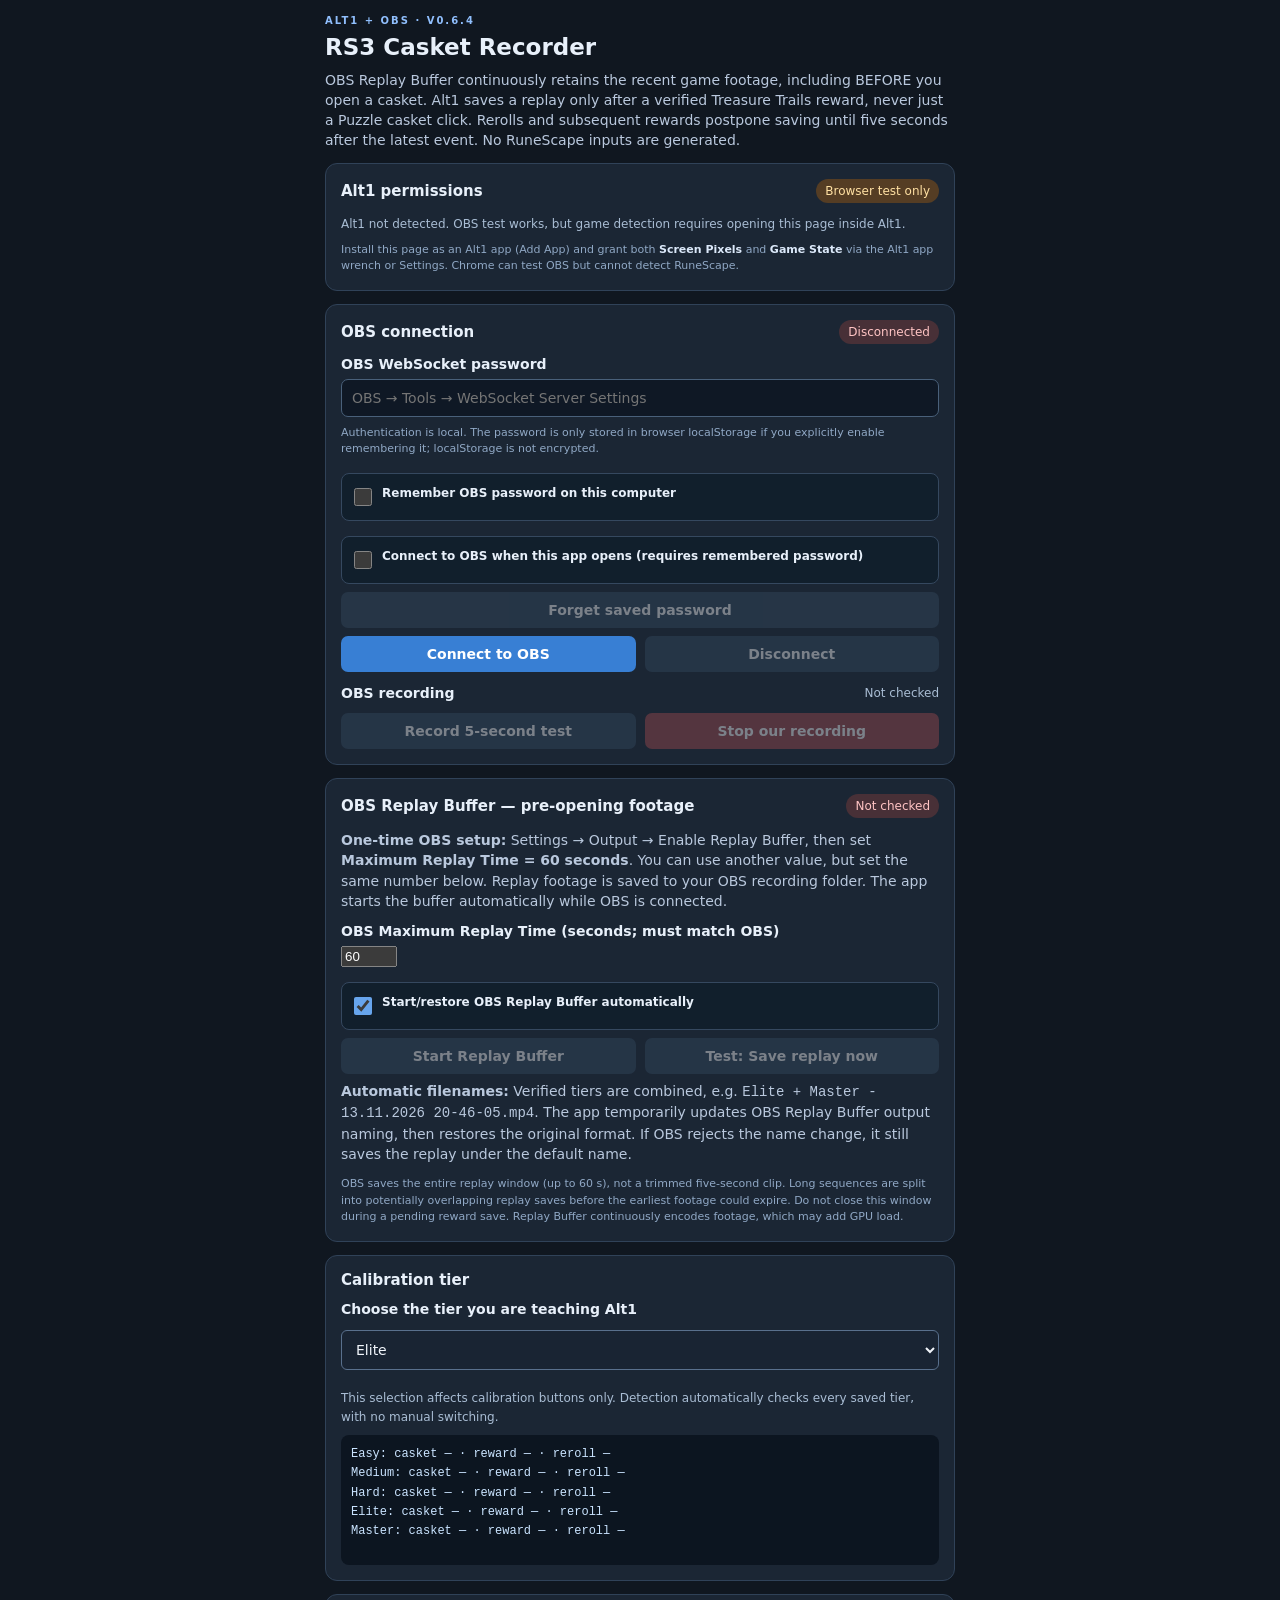
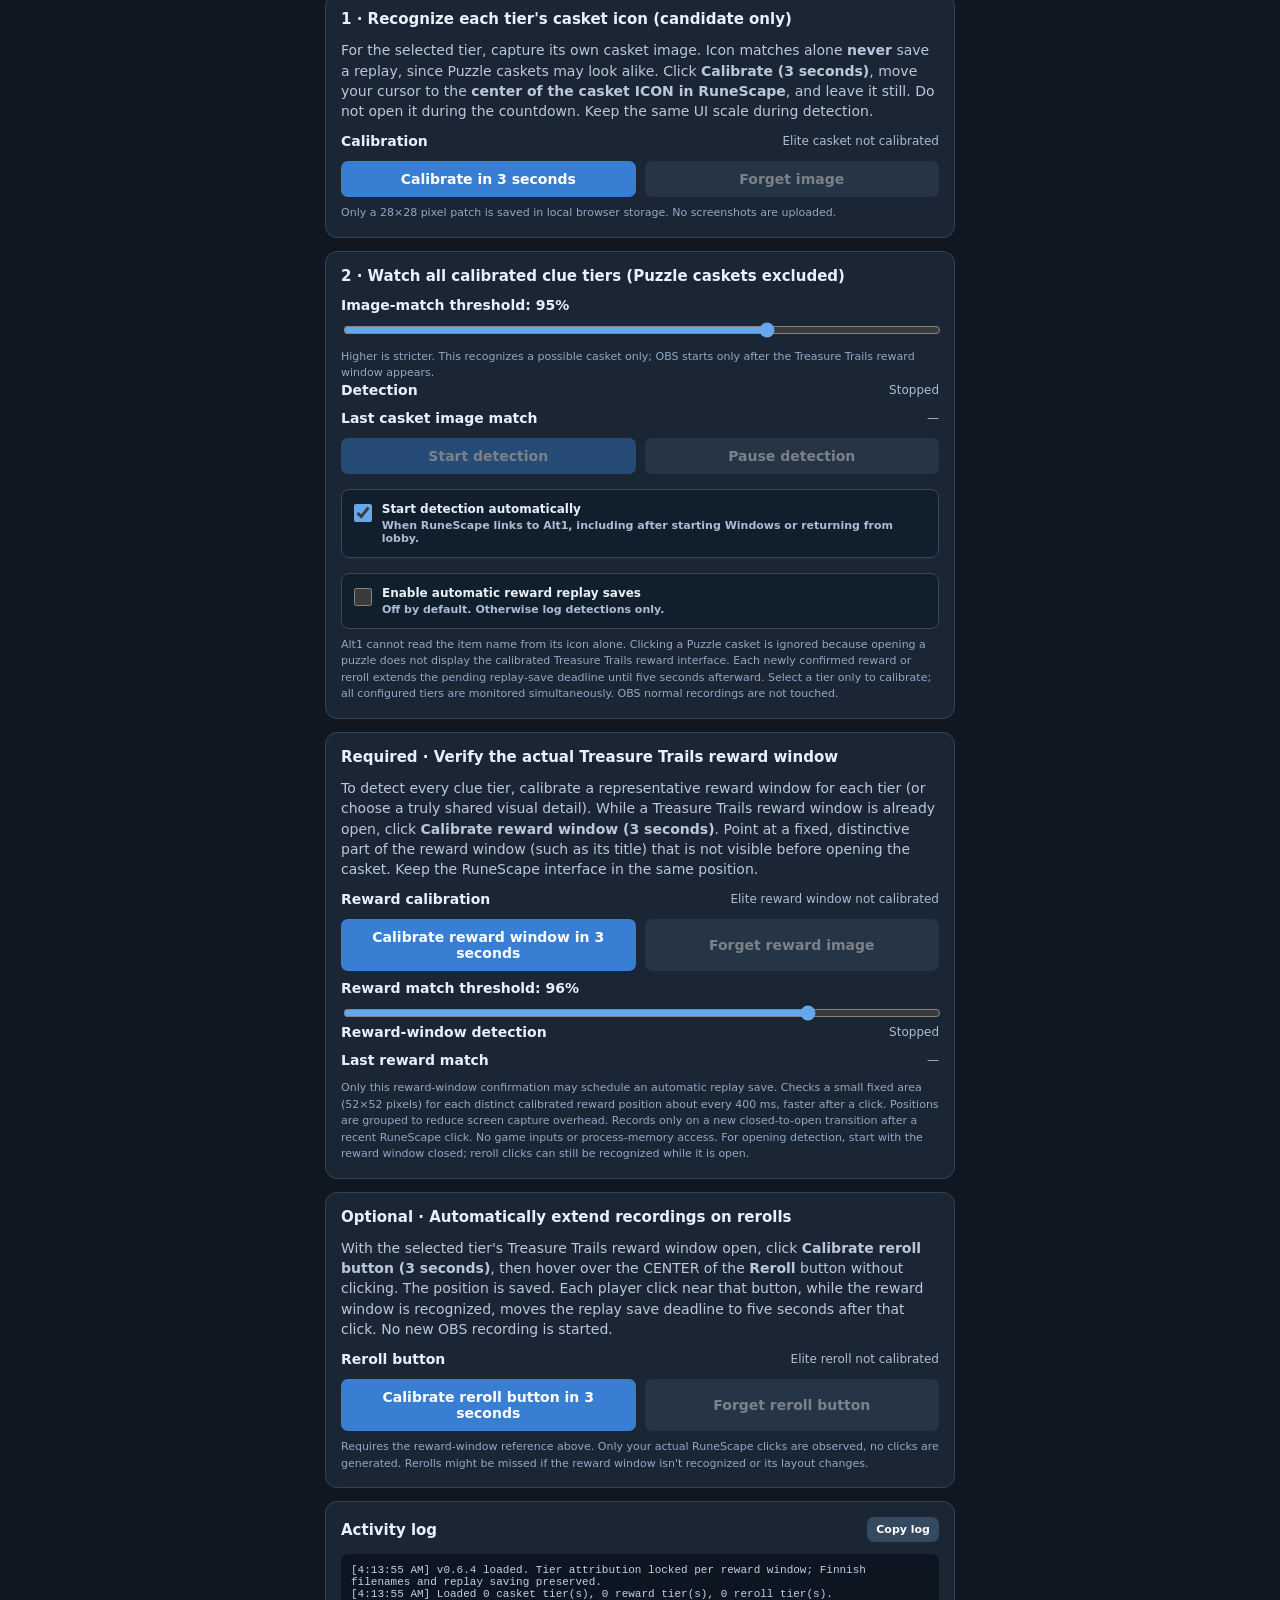
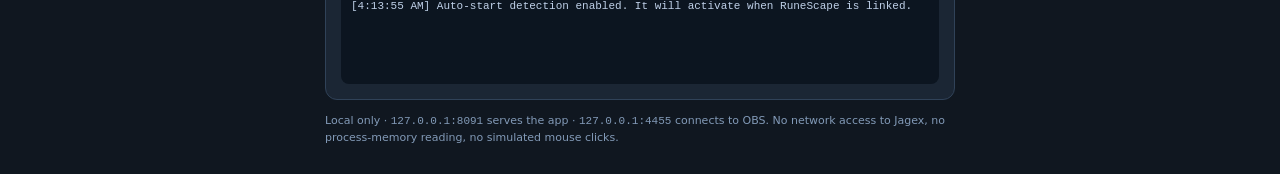
<file: index.html>
<!doctype html>
<!-- launcher-build-v0.6.4 -->
<html lang="en">
<head>
  <meta charset="utf-8">
  <meta name="viewport" content="width=device-width, initial-scale=1">
  <meta http-equiv="Content-Security-Policy" content="default-src 'self'; connect-src 'self' ws://127.0.0.1:4455; script-src 'self'; style-src 'self'; img-src 'self' data:; base-uri 'none'; form-action 'none'">
  <title>RS3 OBS Casket Recorder · v0.6.4</title>
  <link rel="icon" href="icon.png"><link rel="stylesheet" href="style-v0.6.4.css">
  <script src="detector-v0.6.4.js" defer></script><script src="app-v0.6.4.js" defer></script>
</head>
<body>
<main>
  <header>
    <div class="eyebrow">ALT1 + OBS · V0.6.4</div>
    <h1>RS3 Casket Recorder</h1>
    <p>OBS Replay Buffer continuously retains the recent game footage, including BEFORE you open a casket. Alt1 saves a replay only after a verified Treasure Trails reward, never just a Puzzle casket click. Rerolls and subsequent rewards postpone saving until five seconds after the latest event. No RuneScape inputs are generated.</p>
  </header>
  <section class="panel">
    <div class="statusline"><h2>Alt1 permissions</h2><span id="altstatus" class="status disconnected">Checking…</span></div>
    <div id="permissions" class="muted compact">Checking screen-pixel and game-state permissions…</div>
    <small>Install this page as an Alt1 app (Add App) and grant both <strong>Screen Pixels</strong> and <strong>Game State</strong> via the Alt1 app wrench or Settings. Chrome can test OBS but cannot detect RuneScape.</small>
  </section>
  <section class="panel">
    <div class="statusline"><h2>OBS connection</h2><span id="status" class="status disconnected">Disconnected</span></div>
    <label for="password">OBS WebSocket password</label>
    <input type="password" id="password" autocomplete="off" placeholder="OBS → Tools → WebSocket Server Settings">
    <small>Authentication is local. The password is only stored in browser localStorage if you explicitly enable remembering it; localStorage is not encrypted.</small>
    <label class="checkrow"><input type="checkbox" id="rememberPassword"> <span>Remember OBS password on this computer</span></label>
    <label class="checkrow"><input type="checkbox" id="autoConnect"> <span>Connect to OBS when this app opens (requires remembered password)</span></label>
    <div class="buttons"><button id="forgetPassword" class="secondary">Forget saved password</button></div>
    <div class="buttons"><button id="connect">Connect to OBS</button><button id="disconnect" class="secondary" disabled>Disconnect</button></div>
    <div class="statusline statusafter"><strong>OBS recording</strong><span id="recordState" class="muted">Not checked</span></div>
    <div class="buttons"><button id="test" class="secondary" disabled>Record 5-second test</button><button id="stop" class="danger" disabled>Stop our recording</button></div>
  </section>
  <section class="panel">
    <div class="statusline"><h2>OBS Replay Buffer — pre-opening footage</h2><span id="bufferStatus" class="status disconnected">Not checked</span></div>
    <p><strong>One-time OBS setup:</strong> Settings → Output → Enable Replay Buffer, then set <strong>Maximum Replay Time = 60 seconds</strong>. You can use another value, but set the same number below. Replay footage is saved to your OBS recording folder. The app starts the buffer automatically while OBS is connected.</p>
    <label for="replaySeconds">OBS Maximum Replay Time (seconds; must match OBS)</label>
    <input id="replaySeconds" type="number" min="20" max="180" step="1" value="60">
    <label class="checkrow"><input id="autoBuffer" type="checkbox" checked> <span>Start/restore OBS Replay Buffer automatically</span></label>
    <div class="buttons"><button id="bufferStart" class="secondary" disabled>Start Replay Buffer</button><button id="bufferSaveTest" class="secondary" disabled>Test: Save replay now</button></div>
    <p><strong>Automatic filenames:</strong> Verified tiers are combined, e.g. <code>Elite + Master - 13.11.2026 20-46-05.mp4</code>. The app temporarily updates OBS Replay Buffer output naming, then restores the original format. If OBS rejects the name change, it still saves the replay under the default name.</p>
    <small>OBS saves the entire replay window (up to 60 s), not a trimmed five-second clip. Long sequences are split into potentially overlapping replay saves before the earliest footage could expire. Do not close this window during a pending reward save. Replay Buffer continuously encodes footage, which may add GPU load.</small>
  </section>
  <section class="panel">
    <h2>Calibration tier</h2>
    <label for="tierSelect">Choose the tier you are teaching Alt1</label>
    <select id="tierSelect">
      <option value="easy">Easy</option><option value="medium">Medium</option><option value="hard">Hard</option><option value="elite" selected>Elite</option><option value="master">Master</option>
    </select>
    <p class="muted compact">This selection affects calibration buttons only. Detection automatically checks every saved tier, with no manual switching.</p>
    <pre id="tierSummary" class="tier-summary">Loading saved tier calibrations…</pre>
  </section>
  <section class="panel">
    <h2>1 · Recognize each tier's casket icon (candidate only)</h2>
    <p>For the selected tier, capture its own casket image. Icon matches alone <strong>never</strong> save a replay, since Puzzle caskets may look alike. Click <strong>Calibrate (3 seconds)</strong>, move your cursor to the <strong>center of the casket ICON in RuneScape</strong>, and leave it still. Do not open it during the countdown. Keep the same UI scale during detection.</p>
    <div class="statusline"><strong>Calibration</strong><span id="calstatus" class="muted">Not calibrated</span></div>
    <div class="buttons"><button id="calibrate">Calibrate in 3 seconds</button><button id="clear" class="secondary">Forget image</button></div>
    <small>Only a 28×28 pixel patch is saved in local browser storage. No screenshots are uploaded.</small>
  </section>
  <section class="panel">
    <h2>2 · Watch all calibrated clue tiers (Puzzle caskets excluded)</h2>
    <label for="threshold">Image-match threshold: <output id="thresholdNumber">95%</output></label>
    <input id="threshold" type="range" min="85" max="99" step="1" value="95">
    <small>Higher is stricter. This recognizes a possible casket only; OBS starts only after the Treasure Trails reward window appears.</small>
    <div class="statusline"><strong>Detection</strong><span id="detectStatus" class="muted">Stopped</span></div>
    <div class="statusline"><strong>Last casket image match</strong><span id="confidence" class="muted">—</span></div>
    <div class="buttons"><button id="watch">Start detection</button><button id="unwatch" class="secondary" disabled>Pause detection</button></div>
    <label class="checkrow"><input id="autoWatch" type="checkbox" checked> <span><strong>Start detection automatically</strong> <span class="muted">When RuneScape links to Alt1, including after starting Windows or returning from lobby.</span></span></label>
    <label class="checkrow"><input id="liveRecord" type="checkbox"> <span><strong>Enable automatic reward replay saves</strong> <span class="muted">Off by default. Otherwise log detections only.</span></span></label>
    <small>Alt1 cannot read the item name from its icon alone. Clicking a Puzzle casket is ignored because opening a puzzle does not display the calibrated Treasure Trails reward interface. Each newly confirmed reward or reroll extends the pending replay-save deadline until five seconds afterward. Select a tier only to calibrate; all configured tiers are monitored simultaneously. OBS normal recordings are not touched.</small>
  </section>
  <section class="panel">
    <h2>Required · Verify the actual Treasure Trails reward window</h2>
    <p>To detect every clue tier, calibrate a representative reward window for each tier (or choose a truly shared visual detail). While a Treasure Trails reward window is already open, click <strong>Calibrate reward window (3 seconds)</strong>. Point at a fixed, distinctive part of the reward window (such as its title) that is not visible before opening the casket. Keep the RuneScape interface in the same position.</p>
    <div class="statusline"><strong>Reward calibration</strong><span id="rewardStatus" class="muted">Not calibrated</span></div>
    <div class="buttons"><button id="rewardCalibrate">Calibrate reward window in 3 seconds</button><button id="rewardClear" class="secondary">Forget reward image</button></div>
    <label for="rewardThreshold">Reward match threshold: <output id="rewardThresholdNumber">96%</output></label>
    <input type="range" id="rewardThreshold" min="85" max="99" value="96" step="1">
    <div class="statusline"><strong>Reward-window detection</strong><span class="muted" id="rewardDetectStatus">Stopped</span></div><div class="statusline"><strong>Last reward match</strong><span class="muted" id="rewardConfidence">—</span></div>
    <small>Only this reward-window confirmation may schedule an automatic replay save. Checks a small fixed area (52×52 pixels) for each distinct calibrated reward position about every 400 ms, faster after a click. Positions are grouped to reduce screen capture overhead. Records only on a new closed-to-open transition after a recent RuneScape click. No game inputs or process-memory access. For opening detection, start with the reward window closed; reroll clicks can still be recognized while it is open.</small>
  </section>
  <section class="panel">
    <h2>Optional · Automatically extend recordings on rerolls</h2>
    <p>With the selected tier's Treasure Trails reward window open, click <strong>Calibrate reroll button (3 seconds)</strong>, then hover over the CENTER of the <strong>Reroll</strong> button without clicking. The position is saved. Each player click near that button, while the reward window is recognized, moves the replay save deadline to five seconds after that click. No new OBS recording is started.</p>
    <div class="statusline"><strong>Reroll button</strong><span class="muted" id="rerollStatus">Not calibrated</span></div>
    <div class="buttons"><button id="rerollCalibrate">Calibrate reroll button in 3 seconds</button><button id="rerollClear" class="secondary">Forget reroll button</button></div>
    <small>Requires the reward-window reference above. Only your actual RuneScape clicks are observed, no clicks are generated. Rerolls might be missed if the reward window isn't recognized or its layout changes.</small>
  </section>
  <section class="panel">
    <div class="statusline"><h2>Activity log</h2><button id="copy" class="secondary small">Copy log</button></div>
    <pre id="log" aria-live="polite"></pre>
  </section>
  <footer>Local only · <code>127.0.0.1:8091</code> serves the app · <code>127.0.0.1:4455</code> connects to OBS. No network access to Jagex, no process-memory reading, no simulated mouse clicks.</footer>
</main>
</body></html>
</file>
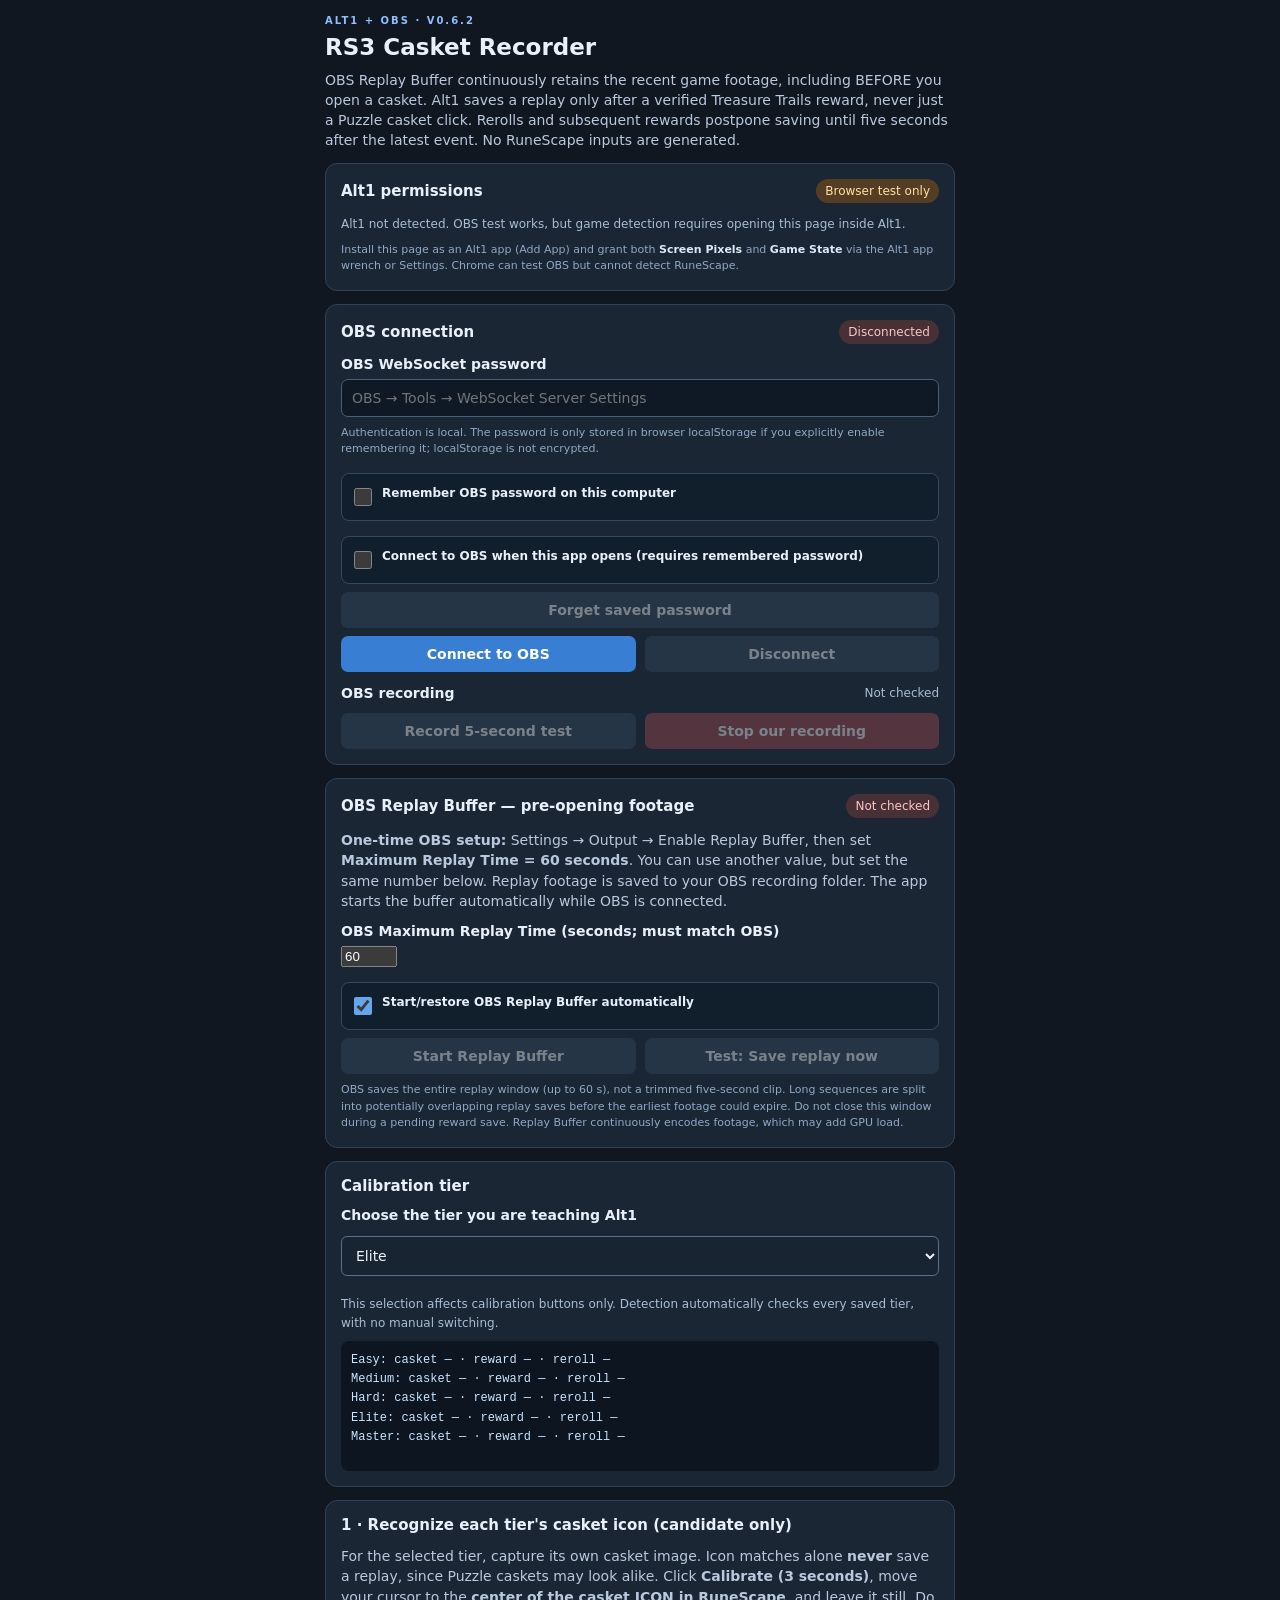
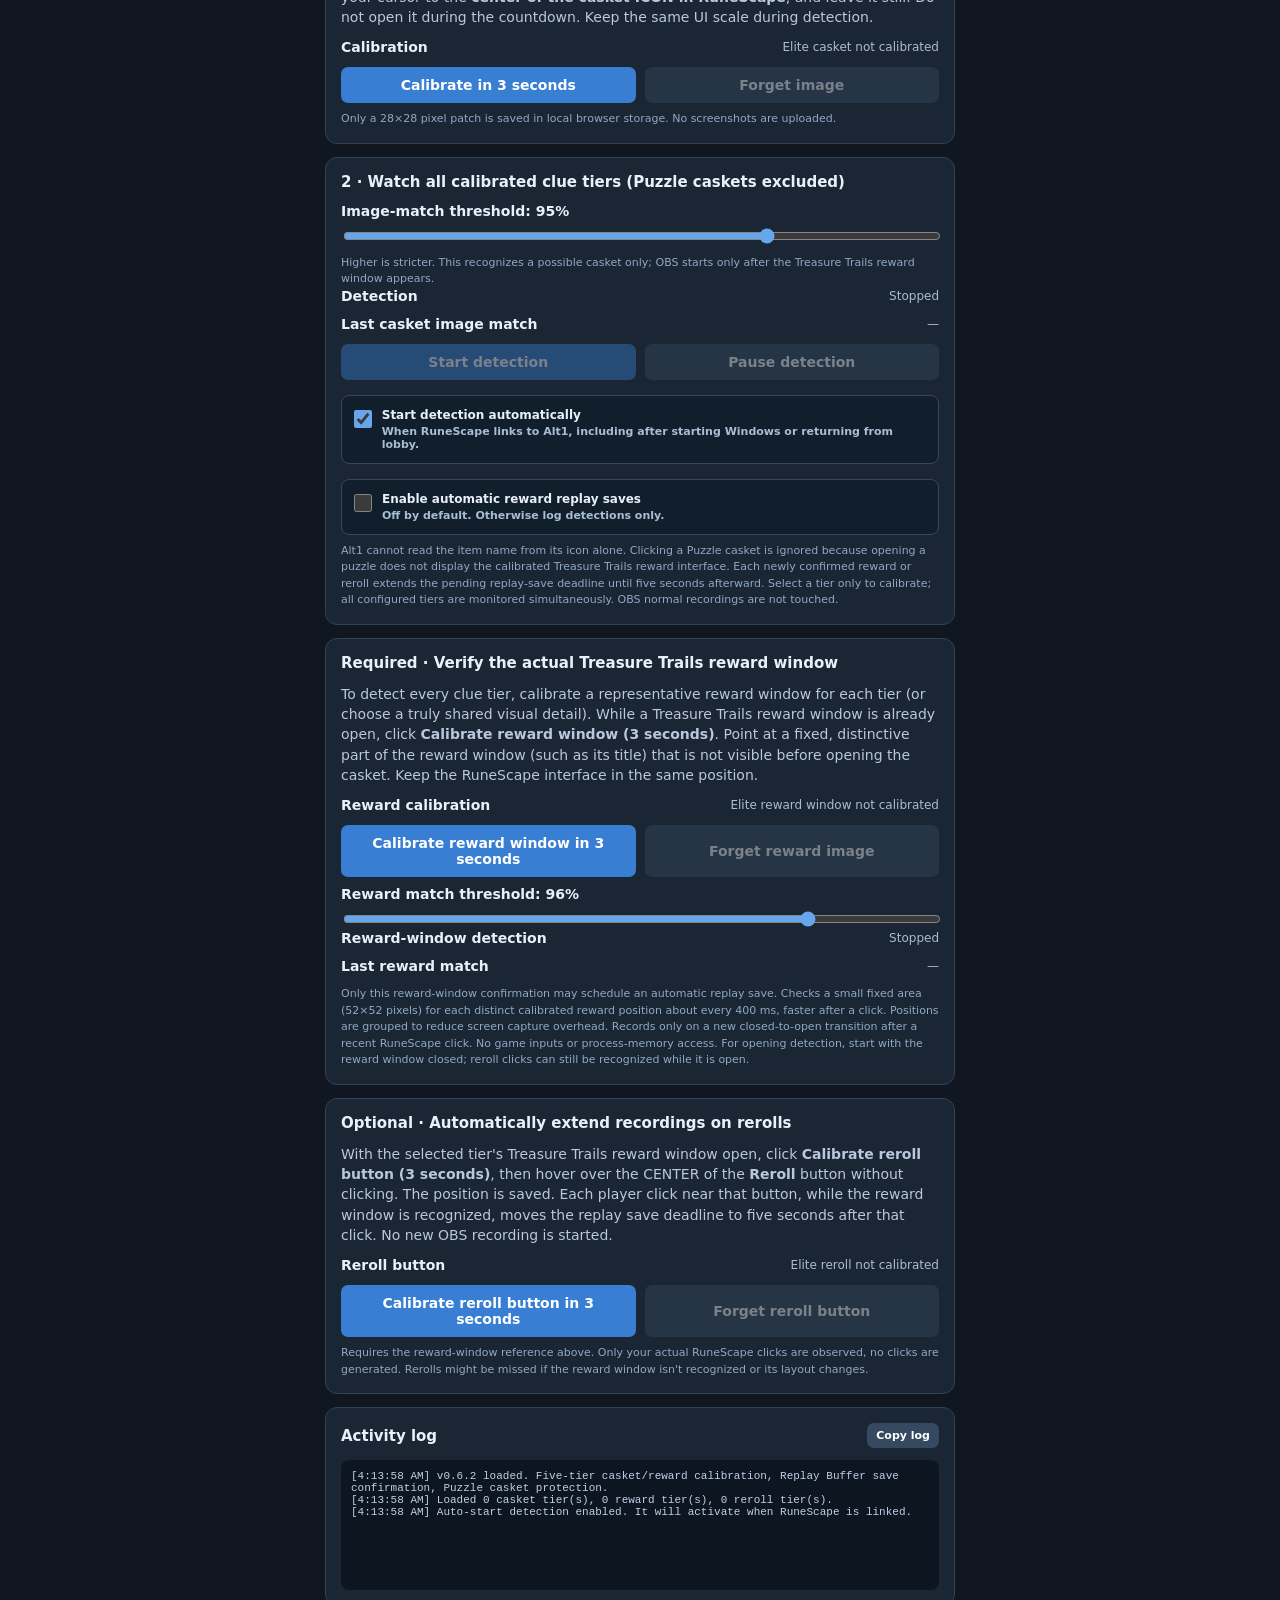
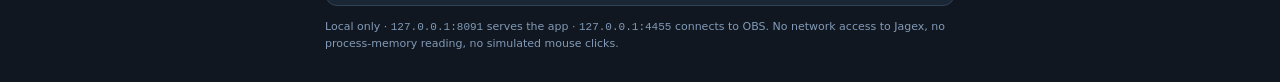
<file: recorder-v0.6.2.html>
<!doctype html>
<!-- launcher-build-v0.6.2 -->
<html lang="en">
<head>
  <meta charset="utf-8">
  <meta name="viewport" content="width=device-width, initial-scale=1">
  <meta http-equiv="Content-Security-Policy" content="default-src 'self'; connect-src 'self' ws://127.0.0.1:4455; script-src 'self'; style-src 'self'; img-src 'self' data:; base-uri 'none'; form-action 'none'">
  <title>RS3 OBS Casket Recorder · v0.6.2</title>
  <link rel="icon" href="icon.png"><link rel="stylesheet" href="style-v0.6.2.css">
  <script src="detector-v0.6.2.js" defer></script><script src="app-v0.6.2.js" defer></script>
</head>
<body>
<main>
  <header>
    <div class="eyebrow">ALT1 + OBS · V0.6.2</div>
    <h1>RS3 Casket Recorder</h1>
    <p>OBS Replay Buffer continuously retains the recent game footage, including BEFORE you open a casket. Alt1 saves a replay only after a verified Treasure Trails reward, never just a Puzzle casket click. Rerolls and subsequent rewards postpone saving until five seconds after the latest event. No RuneScape inputs are generated.</p>
  </header>
  <section class="panel">
    <div class="statusline"><h2>Alt1 permissions</h2><span id="altstatus" class="status disconnected">Checking…</span></div>
    <div id="permissions" class="muted compact">Checking screen-pixel and game-state permissions…</div>
    <small>Install this page as an Alt1 app (Add App) and grant both <strong>Screen Pixels</strong> and <strong>Game State</strong> via the Alt1 app wrench or Settings. Chrome can test OBS but cannot detect RuneScape.</small>
  </section>
  <section class="panel">
    <div class="statusline"><h2>OBS connection</h2><span id="status" class="status disconnected">Disconnected</span></div>
    <label for="password">OBS WebSocket password</label>
    <input type="password" id="password" autocomplete="off" placeholder="OBS → Tools → WebSocket Server Settings">
    <small>Authentication is local. The password is only stored in browser localStorage if you explicitly enable remembering it; localStorage is not encrypted.</small>
    <label class="checkrow"><input type="checkbox" id="rememberPassword"> <span>Remember OBS password on this computer</span></label>
    <label class="checkrow"><input type="checkbox" id="autoConnect"> <span>Connect to OBS when this app opens (requires remembered password)</span></label>
    <div class="buttons"><button id="forgetPassword" class="secondary">Forget saved password</button></div>
    <div class="buttons"><button id="connect">Connect to OBS</button><button id="disconnect" class="secondary" disabled>Disconnect</button></div>
    <div class="statusline statusafter"><strong>OBS recording</strong><span id="recordState" class="muted">Not checked</span></div>
    <div class="buttons"><button id="test" class="secondary" disabled>Record 5-second test</button><button id="stop" class="danger" disabled>Stop our recording</button></div>
  </section>
  <section class="panel">
    <div class="statusline"><h2>OBS Replay Buffer — pre-opening footage</h2><span id="bufferStatus" class="status disconnected">Not checked</span></div>
    <p><strong>One-time OBS setup:</strong> Settings → Output → Enable Replay Buffer, then set <strong>Maximum Replay Time = 60 seconds</strong>. You can use another value, but set the same number below. Replay footage is saved to your OBS recording folder. The app starts the buffer automatically while OBS is connected.</p>
    <label for="replaySeconds">OBS Maximum Replay Time (seconds; must match OBS)</label>
    <input id="replaySeconds" type="number" min="20" max="180" step="1" value="60">
    <label class="checkrow"><input id="autoBuffer" type="checkbox" checked> <span>Start/restore OBS Replay Buffer automatically</span></label>
    <div class="buttons"><button id="bufferStart" class="secondary" disabled>Start Replay Buffer</button><button id="bufferSaveTest" class="secondary" disabled>Test: Save replay now</button></div>
    <small>OBS saves the entire replay window (up to 60 s), not a trimmed five-second clip. Long sequences are split into potentially overlapping replay saves before the earliest footage could expire. Do not close this window during a pending reward save. Replay Buffer continuously encodes footage, which may add GPU load.</small>
  </section>
  <section class="panel">
    <h2>Calibration tier</h2>
    <label for="tierSelect">Choose the tier you are teaching Alt1</label>
    <select id="tierSelect">
      <option value="easy">Easy</option><option value="medium">Medium</option><option value="hard">Hard</option><option value="elite" selected>Elite</option><option value="master">Master</option>
    </select>
    <p class="muted compact">This selection affects calibration buttons only. Detection automatically checks every saved tier, with no manual switching.</p>
    <pre id="tierSummary" class="tier-summary">Loading saved tier calibrations…</pre>
  </section>
  <section class="panel">
    <h2>1 · Recognize each tier's casket icon (candidate only)</h2>
    <p>For the selected tier, capture its own casket image. Icon matches alone <strong>never</strong> save a replay, since Puzzle caskets may look alike. Click <strong>Calibrate (3 seconds)</strong>, move your cursor to the <strong>center of the casket ICON in RuneScape</strong>, and leave it still. Do not open it during the countdown. Keep the same UI scale during detection.</p>
    <div class="statusline"><strong>Calibration</strong><span id="calstatus" class="muted">Not calibrated</span></div>
    <div class="buttons"><button id="calibrate">Calibrate in 3 seconds</button><button id="clear" class="secondary">Forget image</button></div>
    <small>Only a 28×28 pixel patch is saved in local browser storage. No screenshots are uploaded.</small>
  </section>
  <section class="panel">
    <h2>2 · Watch all calibrated clue tiers (Puzzle caskets excluded)</h2>
    <label for="threshold">Image-match threshold: <output id="thresholdNumber">95%</output></label>
    <input id="threshold" type="range" min="85" max="99" step="1" value="95">
    <small>Higher is stricter. This recognizes a possible casket only; OBS starts only after the Treasure Trails reward window appears.</small>
    <div class="statusline"><strong>Detection</strong><span id="detectStatus" class="muted">Stopped</span></div>
    <div class="statusline"><strong>Last casket image match</strong><span id="confidence" class="muted">—</span></div>
    <div class="buttons"><button id="watch">Start detection</button><button id="unwatch" class="secondary" disabled>Pause detection</button></div>
    <label class="checkrow"><input id="autoWatch" type="checkbox" checked> <span><strong>Start detection automatically</strong> <span class="muted">When RuneScape links to Alt1, including after starting Windows or returning from lobby.</span></span></label>
    <label class="checkrow"><input id="liveRecord" type="checkbox"> <span><strong>Enable automatic reward replay saves</strong> <span class="muted">Off by default. Otherwise log detections only.</span></span></label>
    <small>Alt1 cannot read the item name from its icon alone. Clicking a Puzzle casket is ignored because opening a puzzle does not display the calibrated Treasure Trails reward interface. Each newly confirmed reward or reroll extends the pending replay-save deadline until five seconds afterward. Select a tier only to calibrate; all configured tiers are monitored simultaneously. OBS normal recordings are not touched.</small>
  </section>
  <section class="panel">
    <h2>Required · Verify the actual Treasure Trails reward window</h2>
    <p>To detect every clue tier, calibrate a representative reward window for each tier (or choose a truly shared visual detail). While a Treasure Trails reward window is already open, click <strong>Calibrate reward window (3 seconds)</strong>. Point at a fixed, distinctive part of the reward window (such as its title) that is not visible before opening the casket. Keep the RuneScape interface in the same position.</p>
    <div class="statusline"><strong>Reward calibration</strong><span id="rewardStatus" class="muted">Not calibrated</span></div>
    <div class="buttons"><button id="rewardCalibrate">Calibrate reward window in 3 seconds</button><button id="rewardClear" class="secondary">Forget reward image</button></div>
    <label for="rewardThreshold">Reward match threshold: <output id="rewardThresholdNumber">96%</output></label>
    <input type="range" id="rewardThreshold" min="85" max="99" value="96" step="1">
    <div class="statusline"><strong>Reward-window detection</strong><span class="muted" id="rewardDetectStatus">Stopped</span></div><div class="statusline"><strong>Last reward match</strong><span class="muted" id="rewardConfidence">—</span></div>
    <small>Only this reward-window confirmation may schedule an automatic replay save. Checks a small fixed area (52×52 pixels) for each distinct calibrated reward position about every 400 ms, faster after a click. Positions are grouped to reduce screen capture overhead. Records only on a new closed-to-open transition after a recent RuneScape click. No game inputs or process-memory access. For opening detection, start with the reward window closed; reroll clicks can still be recognized while it is open.</small>
  </section>
  <section class="panel">
    <h2>Optional · Automatically extend recordings on rerolls</h2>
    <p>With the selected tier's Treasure Trails reward window open, click <strong>Calibrate reroll button (3 seconds)</strong>, then hover over the CENTER of the <strong>Reroll</strong> button without clicking. The position is saved. Each player click near that button, while the reward window is recognized, moves the replay save deadline to five seconds after that click. No new OBS recording is started.</p>
    <div class="statusline"><strong>Reroll button</strong><span class="muted" id="rerollStatus">Not calibrated</span></div>
    <div class="buttons"><button id="rerollCalibrate">Calibrate reroll button in 3 seconds</button><button id="rerollClear" class="secondary">Forget reroll button</button></div>
    <small>Requires the reward-window reference above. Only your actual RuneScape clicks are observed, no clicks are generated. Rerolls might be missed if the reward window isn't recognized or its layout changes.</small>
  </section>
  <section class="panel">
    <div class="statusline"><h2>Activity log</h2><button id="copy" class="secondary small">Copy log</button></div>
    <pre id="log" aria-live="polite"></pre>
  </section>
  <footer>Local only · <code>127.0.0.1:8091</code> serves the app · <code>127.0.0.1:4455</code> connects to OBS. No network access to Jagex, no process-memory reading, no simulated mouse clicks.</footer>
</main>
</body></html>
</file>
<file: style-v0.6.4.css>
:root{color-scheme:dark;font-family:Segoe UI,system-ui,Arial,sans-serif;background:#101720;color:#e8f0fa;font-size:14px}*{box-sizing:border-box}body{margin:0}main{max-width:660px;padding:15px;margin:auto}.eyebrow{color:#90bffd;letter-spacing:2px;font-size:10px;font-weight:800}h1{font-size:23px;line-height:1.2;margin:8px 0}h2{margin:0 0 12px;font-size:15px}p{color:#b9c8dd;line-height:1.45;margin:7px 0 12px}.panel{background:#1b2634;border:1px solid #304258;border-radius:12px;padding:15px;margin:0 0 13px}.statusline{display:flex;justify-content:space-between;gap:12px;align-items:center;margin-bottom:12px}.statusline h2{margin:0}.statusafter{margin-top:13px}.muted{color:#a9bdd4;font-size:12px}.compact{line-height:1.6;margin-bottom:8px}.status{font-size:12px;padding:5px 9px;border-radius:16px;background:#483037;color:#ffc4c4;white-space:nowrap}.status.connected{background:#204b37;color:#a5f6ca}.status.connecting{background:#52411b;color:#ffe0a3}.status.armed{background:#1f4b39;color:#a5f6ca}.status.warn{background:#553d24;color:#ffe0a3}label{font-weight:650;display:block;margin:9px 0 7px}input[type=password]{width:100%;background:#0f1825;border:1px solid #49607a;padding:10px;border-radius:7px;color:#fff;font:inherit}input:focus{outline:2px solid #5d9fec}input[type=range]{width:100%;accent-color:#66a6ed}.buttons{display:flex;gap:9px;margin-top:8px}button{flex:1;border:0;border-radius:7px;padding:10px 11px;background:#387fd4;color:white;cursor:pointer;font:inherit;font-weight:700}button.secondary{background:#354a61}button.danger{background:#a34a50}button:disabled{opacity:.42;cursor:not-allowed}button:hover:not(:disabled){filter:brightness(1.13)}button.small{flex:0 0 auto;padding:6px 9px;font-size:11px}small{color:#90a8c5;font-size:11px;line-height:1.5;display:block;margin:8px 0 0}small strong{color:#dce9fa}pre{white-space:pre-wrap;overflow:auto;word-break:break-word;max-height:220px;min-height:130px;background:#0c1520;padding:10px;border-radius:8px;font-size:11px;color:#bfd0e8;margin:0}.checkrow{background:#111f2c;border:1px solid #35485f;border-radius:8px;padding:12px;display:flex;align-items:flex-start;gap:10px;margin-top:15px}.checkrow input{width:18px;height:18px;accent-color:#67a5ed;margin:2px 0}.checkrow span{font-size:12px}.checkrow .muted{display:block;margin-top:3px;font-size:11px}footer{color:#829ab7;font-size:11px;line-height:1.5;padding-bottom:15px}

/* v0.6.3 multi-tier setup */
select { width:100%; background:#192433; color:#f0f4fa; border:1px solid #59708d; border-radius:6px; padding:10px; font:inherit; margin:6px 0 12px; }
.tier-summary { white-space:pre-wrap; font-size:12px; line-height:1.6; color:#cae4ff; max-height:none; }
</file>
<file: style-v0.6.2.css>
:root{color-scheme:dark;font-family:Segoe UI,system-ui,Arial,sans-serif;background:#101720;color:#e8f0fa;font-size:14px}*{box-sizing:border-box}body{margin:0}main{max-width:660px;padding:15px;margin:auto}.eyebrow{color:#90bffd;letter-spacing:2px;font-size:10px;font-weight:800}h1{font-size:23px;line-height:1.2;margin:8px 0}h2{margin:0 0 12px;font-size:15px}p{color:#b9c8dd;line-height:1.45;margin:7px 0 12px}.panel{background:#1b2634;border:1px solid #304258;border-radius:12px;padding:15px;margin:0 0 13px}.statusline{display:flex;justify-content:space-between;gap:12px;align-items:center;margin-bottom:12px}.statusline h2{margin:0}.statusafter{margin-top:13px}.muted{color:#a9bdd4;font-size:12px}.compact{line-height:1.6;margin-bottom:8px}.status{font-size:12px;padding:5px 9px;border-radius:16px;background:#483037;color:#ffc4c4;white-space:nowrap}.status.connected{background:#204b37;color:#a5f6ca}.status.connecting{background:#52411b;color:#ffe0a3}.status.armed{background:#1f4b39;color:#a5f6ca}.status.warn{background:#553d24;color:#ffe0a3}label{font-weight:650;display:block;margin:9px 0 7px}input[type=password]{width:100%;background:#0f1825;border:1px solid #49607a;padding:10px;border-radius:7px;color:#fff;font:inherit}input:focus{outline:2px solid #5d9fec}input[type=range]{width:100%;accent-color:#66a6ed}.buttons{display:flex;gap:9px;margin-top:8px}button{flex:1;border:0;border-radius:7px;padding:10px 11px;background:#387fd4;color:white;cursor:pointer;font:inherit;font-weight:700}button.secondary{background:#354a61}button.danger{background:#a34a50}button:disabled{opacity:.42;cursor:not-allowed}button:hover:not(:disabled){filter:brightness(1.13)}button.small{flex:0 0 auto;padding:6px 9px;font-size:11px}small{color:#90a8c5;font-size:11px;line-height:1.5;display:block;margin:8px 0 0}small strong{color:#dce9fa}pre{white-space:pre-wrap;overflow:auto;word-break:break-word;max-height:220px;min-height:130px;background:#0c1520;padding:10px;border-radius:8px;font-size:11px;color:#bfd0e8;margin:0}.checkrow{background:#111f2c;border:1px solid #35485f;border-radius:8px;padding:12px;display:flex;align-items:flex-start;gap:10px;margin-top:15px}.checkrow input{width:18px;height:18px;accent-color:#67a5ed;margin:2px 0}.checkrow span{font-size:12px}.checkrow .muted{display:block;margin-top:3px;font-size:11px}footer{color:#829ab7;font-size:11px;line-height:1.5;padding-bottom:15px}

/* v0.6.2 multi-tier setup */
select { width:100%; background:#192433; color:#f0f4fa; border:1px solid #59708d; border-radius:6px; padding:10px; font:inherit; margin:6px 0 12px; }
.tier-summary { white-space:pre-wrap; font-size:12px; line-height:1.6; color:#cae4ff; max-height:none; }
</file>
